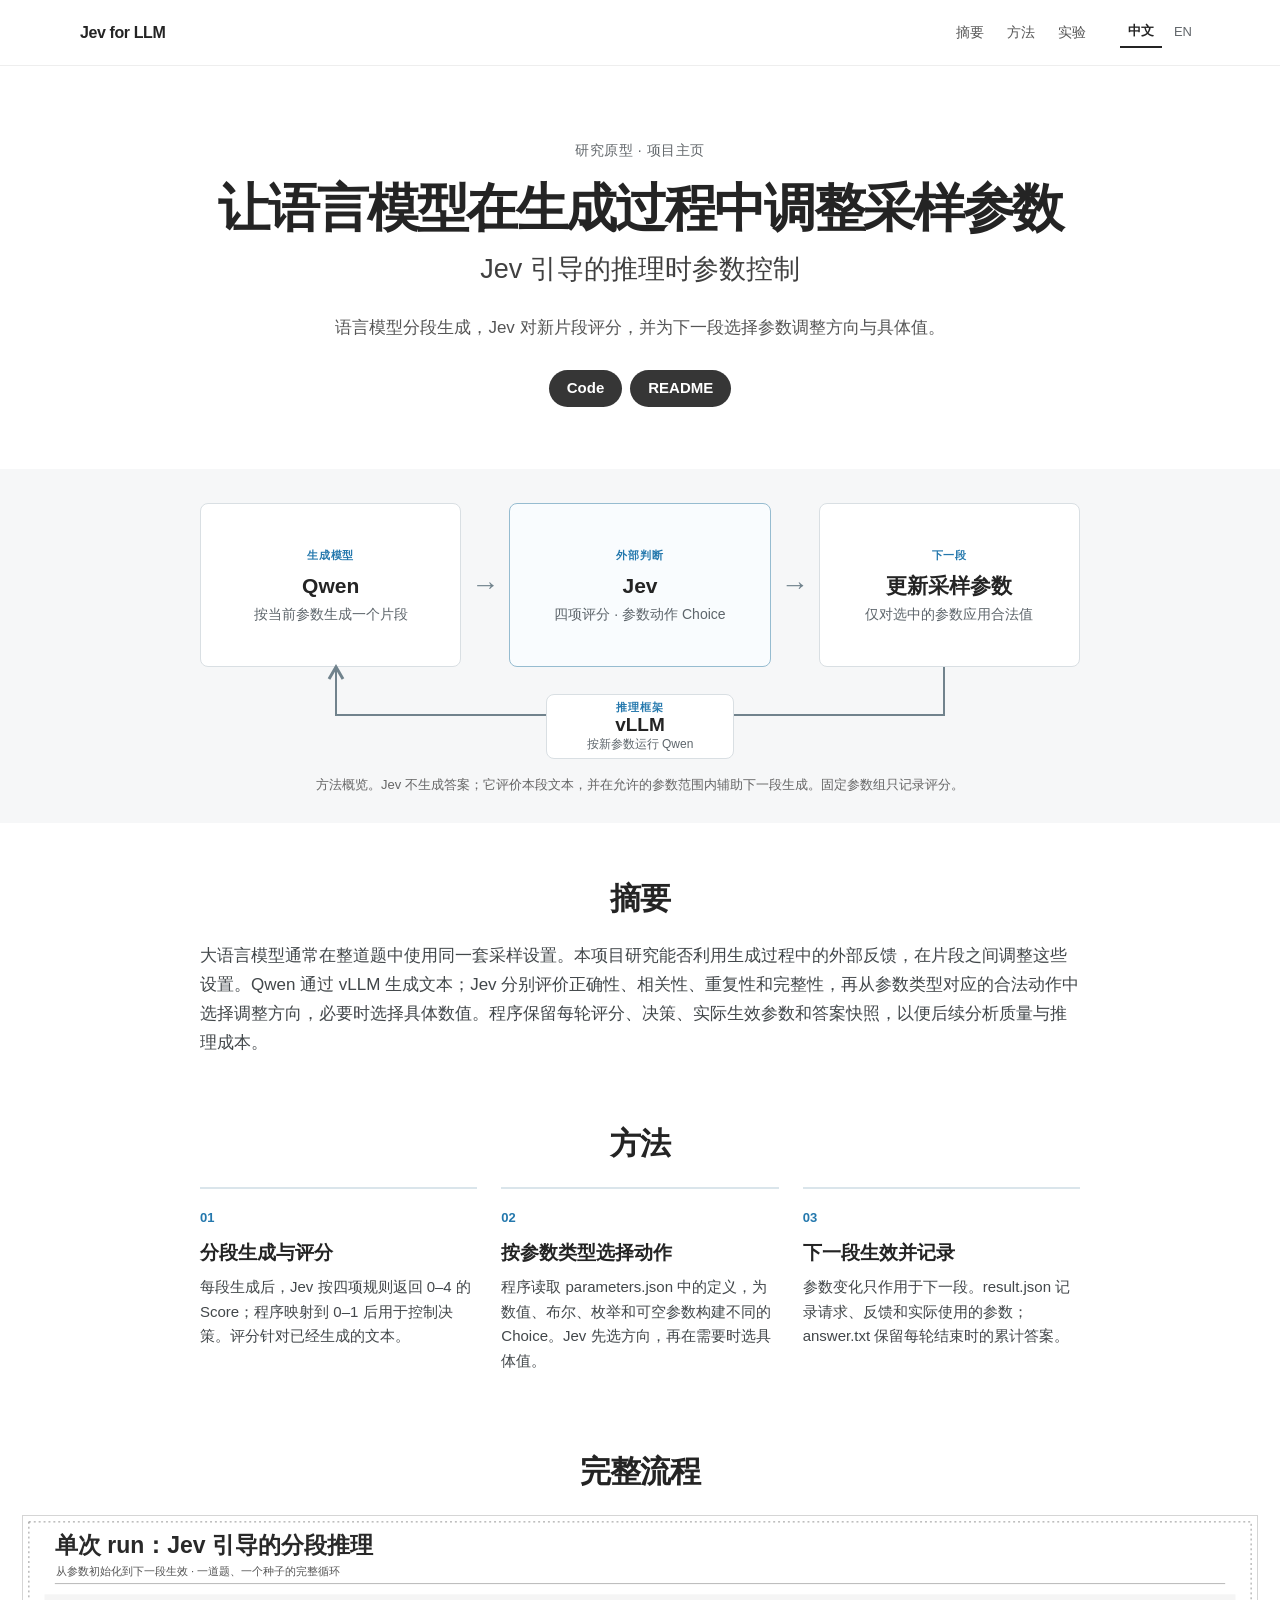
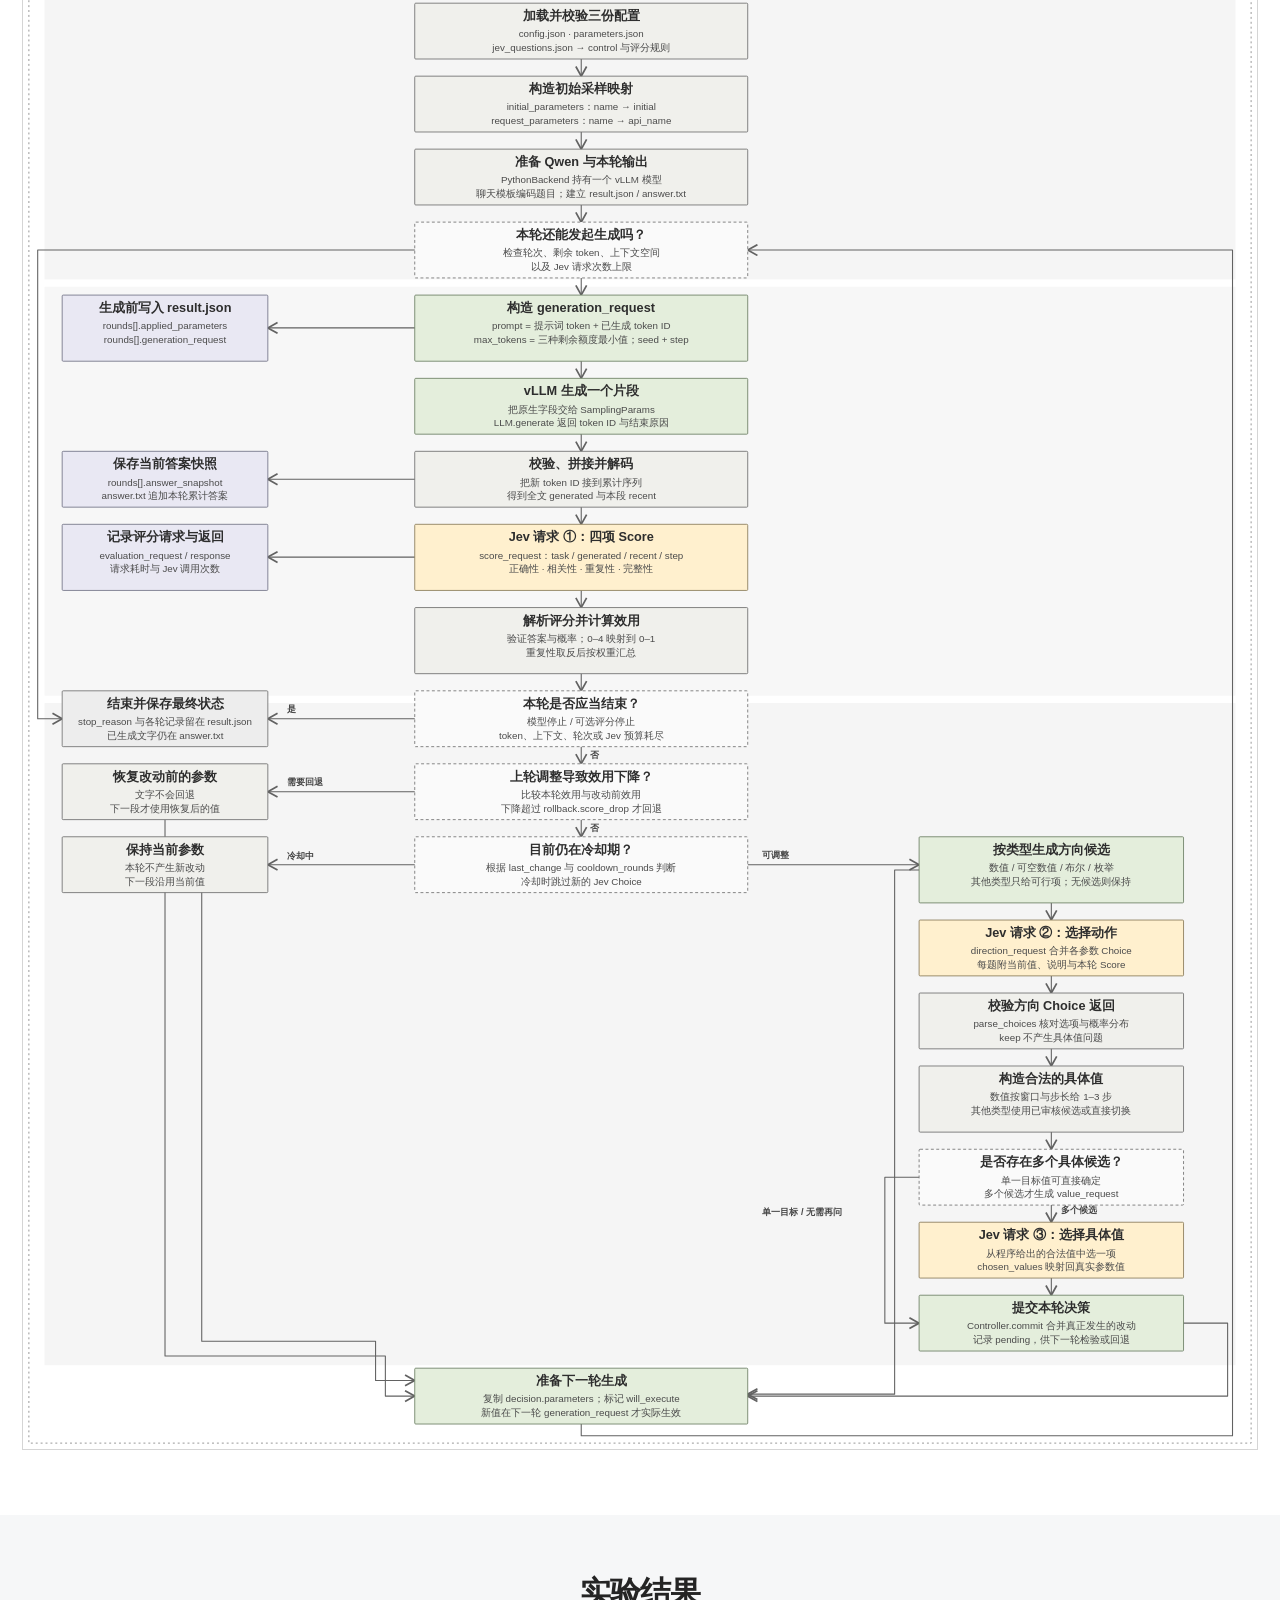
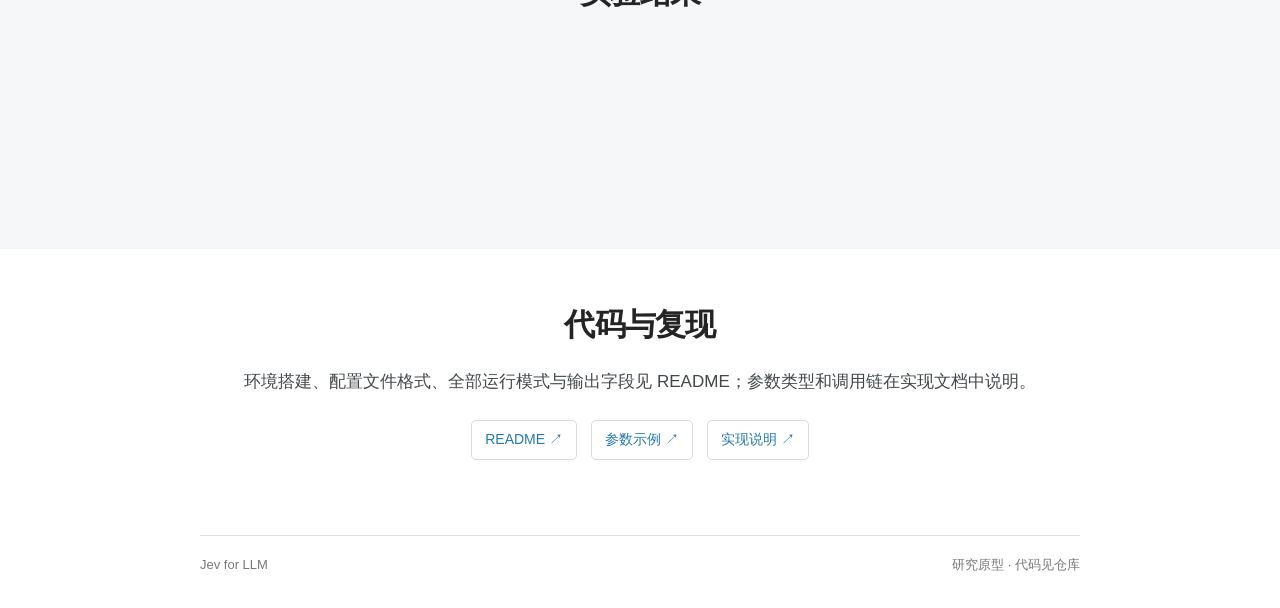
<file: index.html>
<!doctype html>
<html lang="zh-CN">
<head>
  <meta charset="utf-8">
  <meta name="viewport" content="width=device-width, initial-scale=1">
  <meta name="description" content="Jev-guided inference-time sampling control for language models: project overview and method.">
  <title>Jev for LLM · Project Page</title>
  <link rel="stylesheet" href="site.css?v=8">
  <script defer src="site.js?v=10"></script>
</head>
<body>
  <a class="skip-link" href="#abstract" data-i18n="skip">跳到摘要</a>
  <header class="topbar">
    <a class="wordmark" href="#top">Jev for LLM</a>
    <nav aria-label="Sections">
      <a href="#abstract" data-i18n="navAbstract">摘要</a>
      <a href="#method" data-i18n="navMethod">方法</a>
      <a href="#evaluation" data-i18n="navEvaluation">实验</a>
    </nav>
    <div class="language-switch" role="group" aria-label="Language">
      <button type="button" data-lang="zh" aria-pressed="true">中文</button>
      <button type="button" data-lang="en" aria-pressed="false">EN</button>
    </div>
  </header>

  <main id="top">
    <section class="hero paper-width" aria-labelledby="title">
      <p class="status" data-i18n="status">研究原型 · 项目主页</p>
      <h1 id="title" data-i18n="title">让语言模型在生成过程中调整采样参数</h1>
      <p class="subtitle" data-i18n="subtitle">Jev 引导的推理时参数控制</p>
      <p class="hero-summary" data-i18n="heroSummary">语言模型分段生成，Jev 对新片段评分，并为下一段选择参数调整方向与具体值。</p>
      <div class="hero-links">
        <a href="https://github.com/JiayiCheung/Jev-for-llm">Code</a>
        <a data-doc="readme" href="https://github.com/JiayiCheung/Jev-for-llm/blob/main/docs/README.zh-CN.md">README</a>
      </div>
    </section>

    <section class="teaser" aria-label="Method overview">
      <figure class="paper-width">
        <div class="teaser-frame">
          <div class="teaser-column">
            <span class="figure-label" data-i18n="modelLabel">生成模型</span>
            <strong>Qwen</strong>
            <p data-i18n="modelText">按当前参数生成一个片段</p>
          </div>
          <div class="teaser-arrow" aria-hidden="true">→</div>
          <div class="teaser-column judge-column">
            <span class="figure-label" data-i18n="judgeLabel">外部判断</span>
            <strong>Jev</strong>
            <p data-i18n="judgeText">四项评分 · 参数动作 Choice</p>
          </div>
          <div class="teaser-arrow" aria-hidden="true">→</div>
          <div class="teaser-column">
            <span class="figure-label" data-i18n="nextLabel">下一段</span>
            <strong data-i18n="nextTitle">更新采样参数</strong>
            <p data-i18n="nextText">仅对选中的参数应用合法值</p>
          </div>
        </div>
        <div class="feedback-flow">
          <svg class="feedback-path" viewBox="0 0 880 92" preserveAspectRatio="none" aria-hidden="true">
            <defs><marker id="feedback-arrowhead" markerWidth="9" markerHeight="9" refX="7" refY="4.5" orient="auto"><path d="M 1 1 L 7 4.5 L 1 8" fill="none" stroke="currentColor" stroke-width="1.5"/></marker></defs>
            <path d="M 744 0 V 48 H 496 M 384 48 H 136 V 0" fill="none" stroke="currentColor" stroke-width="2" marker-end="url(#feedback-arrowhead)"/>
          </svg>
          <div class="feedback-engine">
            <span class="figure-label" data-i18n="engineLabel">推理框架</span>
            <strong>vLLM</strong>
            <span data-i18n="engineText">按新参数运行 Qwen</span>
          </div>
          <p class="feedback-mobile" data-i18n="feedbackMobile">↰ 返回 Qwen，生成下一段</p>
        </div>
        <figcaption data-i18n="teaserCaption">方法概览。Jev 不生成答案；它评价本段文本，并在允许的参数范围内辅助下一段生成。固定参数组只记录评分。</figcaption>
      </figure>
    </section>

    <section class="paper-section paper-width" id="abstract" aria-labelledby="abstract-title">
      <h2 id="abstract-title" data-i18n="abstractTitle">摘要</h2>
      <p data-i18n="abstractBody">大语言模型通常在整道题中使用同一套采样设置。本项目研究能否利用生成过程中的外部反馈，在片段之间调整这些设置。Qwen 通过 vLLM 生成文本；Jev 分别评价正确性、相关性、重复性和完整性，再从参数类型对应的合法动作中选择调整方向，必要时选择具体数值。程序保留每轮评分、决策、实际生效参数和答案快照，以便后续分析质量与推理成本。</p>
    </section>

    <section class="paper-section paper-width" id="method" aria-labelledby="method-title">
      <h2 id="method-title" data-i18n="methodTitle">方法</h2>
      <div class="method-points">
        <article><span>01</span><h3 data-i18n="methodOneTitle">分段生成与评分</h3><p data-i18n="methodOneBody">每段生成后，Jev 按四项规则返回 0–4 的 Score；程序映射到 0–1 后用于控制决策。评分针对已经生成的文本。</p></article>
        <article><span>02</span><h3 data-i18n="methodTwoTitle">按参数类型选择动作</h3><p data-i18n="methodTwoBody">程序读取 parameters.json 中的定义，为数值、布尔、枚举和可空参数构建不同的 Choice。Jev 先选方向，再在需要时选具体值。</p></article>
        <article><span>03</span><h3 data-i18n="methodThreeTitle">下一段生效并记录</h3><p data-i18n="methodThreeBody">参数变化只作用于下一段。result.json 记录请求、反馈和实际使用的参数；answer.txt 保留每轮结束时的累计答案。</p></article>
      </div>
    </section>

    <section class="workflow-section" aria-labelledby="workflow-title">
      <div class="workflow-width">
        <h2 id="workflow-title" data-i18n="workflowTitle">完整流程</h2>
        <figure>
          <div class="workflow-frame">
            <a data-workflow-link href="workflow_zh.svg?v=8" target="_blank" rel="noopener">
              <img data-workflow-image src="workflow_zh.svg?v=8" width="2520" height="3130" loading="lazy" alt="单次 run 的完整流程图：初始化参数、vLLM 分段生成、Jev 评分和选择、回退冷却、记录与下一轮参数反馈">
            </a>
          </div>
        </figure>
      </div>
    </section>

    <section class="paper-section comparison" id="evaluation" aria-labelledby="evaluation-title">
      <div class="paper-width">
        <h2 id="evaluation-title" data-i18n="evaluationTitle">实验结果</h2>
        <div class="results-space" aria-hidden="true"></div>
      </div>
    </section>

    <section class="paper-section paper-width resources" aria-labelledby="resources-title">
      <h2 id="resources-title" data-i18n="resourcesTitle">代码与复现</h2>
      <p data-i18n="resourcesBody">环境搭建、配置文件格式、全部运行模式与输出字段见 README；参数类型和调用链在实现文档中说明。</p>
      <div class="resource-links">
        <a data-doc="readme" href="https://github.com/JiayiCheung/Jev-for-llm/blob/main/docs/README.zh-CN.md">README ↗</a>
        <a data-doc="parameters" href="https://github.com/JiayiCheung/Jev-for-llm/blob/main/docs/parameter_examples.zh-CN.md" data-i18n="parametersDoc">参数示例</a>
        <a data-doc="implementation" href="https://github.com/JiayiCheung/Jev-for-llm/blob/main/docs/implementation.zh-CN.md" data-i18n="implementationDoc">实现说明</a>
      </div>
    </section>
  </main>

  <footer class="paper-width"><span>Jev for LLM</span><span data-i18n="footer">研究原型 · 代码见仓库</span></footer>
</body>
</html>
</file>
<file: site.css>
:root { color-scheme: light; --ink: #242424; --muted: #62676b; --line: #dedede; --accent: #2478ad; }
* { box-sizing: border-box; }
html { scroll-behavior: smooth; }
body { margin: 0; color: var(--ink); background: #fff; font: 17px/1.7 Arial, "Noto Sans SC", "Microsoft YaHei", sans-serif; }
a { color: var(--accent); text-decoration: none; }
a:hover { text-decoration: underline; }
button { font: inherit; cursor: pointer; }
.paper-width { width: min(100% - 44px, 880px); margin-inline: auto; }
.skip-link { position: absolute; left: -10000px; top: 8px; padding: 8px 12px; background: #fff; z-index: 10; }
.skip-link:focus { left: 8px; }
.topbar { min-height: 66px; border-bottom: 1px solid #eee; padding: 10px max(22px, calc((100vw - 1120px) / 2)); display: flex; align-items: center; gap: 34px; }
.wordmark { font-size: 16px; font-weight: 700; letter-spacing: -.025em; white-space: nowrap; color: var(--ink); }
.topbar nav { display: flex; gap: 23px; margin-left: auto; }
.topbar nav a { color: #555; font-size: 14px; }
.language-switch { display: flex; gap: 4px; white-space: nowrap; }
.language-switch button { padding: 3px 8px; border: 0; background: transparent; color: var(--muted); font-size: 13px; }
.language-switch button[aria-pressed="true"] { color: var(--ink); font-weight: 700; border-bottom: 2px solid var(--ink); }
.hero { text-align: center; padding-top: 73px; padding-bottom: 62px; }
.status { margin: 0 0 13px; color: var(--muted); font-size: 14px; letter-spacing: .04em; }
h1 { font-size: clamp(34px, 5vw, 52px); line-height: 1.25; letter-spacing: -.045em; margin: 0 auto 10px; font-weight: 700; max-width: 890px; }
.subtitle { font-size: clamp(20px, 2.7vw, 27px); line-height: 1.4; margin: 0; color: #404040; }
.hero-summary { max-width: 700px; margin: 25px auto 28px; font-size: 17px; color: #555; }
.hero-links { display: flex; justify-content: center; flex-wrap: wrap; gap: 8px; }
.hero-links a { color: #fff; background: #363636; border-radius: 999px; padding: 7px 18px; font-size: 15px; font-weight: 600; line-height: 1.5; }
.hero-links a:hover { background: #222; text-decoration: none; }
.teaser { background: #f6f7f8; padding: 34px 0 28px; }
figure { margin: 0 auto; }
.teaser-frame { display: flex; align-items: stretch; justify-content: center; gap: 8px; }
.teaser-column { flex: 1; min-width: 0; min-height: 164px; padding: 21px 17px; background: #fff; border: 1px solid #d9dfe3; border-radius: 8px; text-align: center; display: flex; flex-direction: column; justify-content: center; }
.teaser-column strong { font-size: 21px; line-height: 1.25; margin: 8px 0 5px; }
.teaser-column p { color: #5d656b; font-size: 14px; line-height: 1.45; margin: 0; }
.figure-label { color: var(--accent); text-transform: uppercase; letter-spacing: .07em; font-size: 11px; font-weight: 700; }
.judge-column { border-color: #96bcd0; background: #f9fcfe; }
.teaser-arrow { align-self: center; font-size: 28px; color: #71838d; padding: 0 2px; }
.feedback-flow { position: relative; height: 92px; color: #71838d; display: flex; align-items: flex-end; justify-content: center; }
.feedback-path { position: absolute; inset: 0; width: 100%; height: 100%; overflow: visible; }
.feedback-engine { position: relative; z-index: 1; min-width: 188px; min-height: 65px; padding: 5px 12px; background: #fff; border: 1px solid #d9dfe3; border-radius: 8px; text-align: center; display: flex; flex-direction: column; align-items: center; justify-content: center; line-height: 1.3; }
.feedback-engine strong { color: var(--ink); font-size: 19px; line-height: 1.2; }
.feedback-engine > span:last-child { color: #5d656b; font-size: 12px; }
.feedback-mobile { display: none; }
figcaption { margin-top: 16px; color: #666; text-align: center; font-size: 13px; line-height: 1.55; }
.paper-section { padding-top: 56px; padding-bottom: 10px; }
h2 { font-size: 31px; line-height: 1.3; letter-spacing: -.025em; margin: 0 0 23px; text-align: center; }
.paper-section > p { margin: 0; }
.paper-section p { color: #42474a; }
.method-points { display: grid; grid-template-columns: repeat(3, 1fr); gap: 24px; }
.method-points article { border-top: 2px solid #dae5eb; padding-top: 14px; }
.method-points article > span { color: var(--accent); font-size: 13px; font-weight: 700; }
h3 { font-size: 19px; line-height: 1.4; margin: 8px 0; }
.method-points p { font-size: 15px; line-height: 1.65; margin: 0; }
.workflow-section { padding: 68px 0 0; }
.workflow-width { width: min(100% - 44px, 1450px); margin-inline: auto; }
.workflow-frame { overflow-x: auto; border: 1px solid #d5d5d5; background: #fff; }
.workflow-frame a { display: block; line-height: 0; }
.workflow-frame img { display: block; width: 100%; height: auto; }
.comparison { margin-top: 65px; padding: 58px 0 63px; background: #f6f7f8; }
.results-space { min-height: 150px; }
.resources { padding-bottom: 75px; }
.resources > p { text-align: center; }
.resource-links { display: flex; flex-wrap: wrap; justify-content: center; gap: 14px; margin-top: 23px; }
.resource-links a { border: 1px solid #d7dce0; border-radius: 5px; padding: 7px 13px; font-size: 14px; }
footer { border-top: 1px solid var(--line); padding-top: 18px; padding-bottom: 32px; display: flex; justify-content: space-between; gap: 20px; color: #777; font-size: 13px; }
@media (max-width: 700px) {
  .topbar { flex-wrap: wrap; gap: 8px 16px; }
  .topbar nav { order: 3; width: 100%; justify-content: center; gap: 18px; margin: 0; }
  .language-switch { margin-left: auto; }
  .hero { padding-top: 50px; padding-bottom: 45px; }
  .teaser-frame { flex-direction: column; max-width: 390px; margin: auto; }
  .teaser-column { min-height: 110px; }
  .teaser-arrow { transform: rotate(90deg); line-height: 1; }
  .feedback-flow { height: auto; flex-direction: column; align-items: center; gap: 3px; margin-top: 9px; }
  .feedback-path { display: none; }
  .feedback-engine { border: 1px solid #d9dfe3; border-radius: 8px; background: #fff; padding: 12px 18px; }
  .feedback-mobile { display: block; margin: 0; font-size: 13px; font-weight: 600; }
  .method-points { grid-template-columns: 1fr; }
  .workflow-section { padding-top: 48px; }
  .paper-section { padding-top: 42px; }
  .comparison { margin-top: 45px; padding-bottom: 45px; }
  footer { flex-wrap: wrap; }
}
</file>
